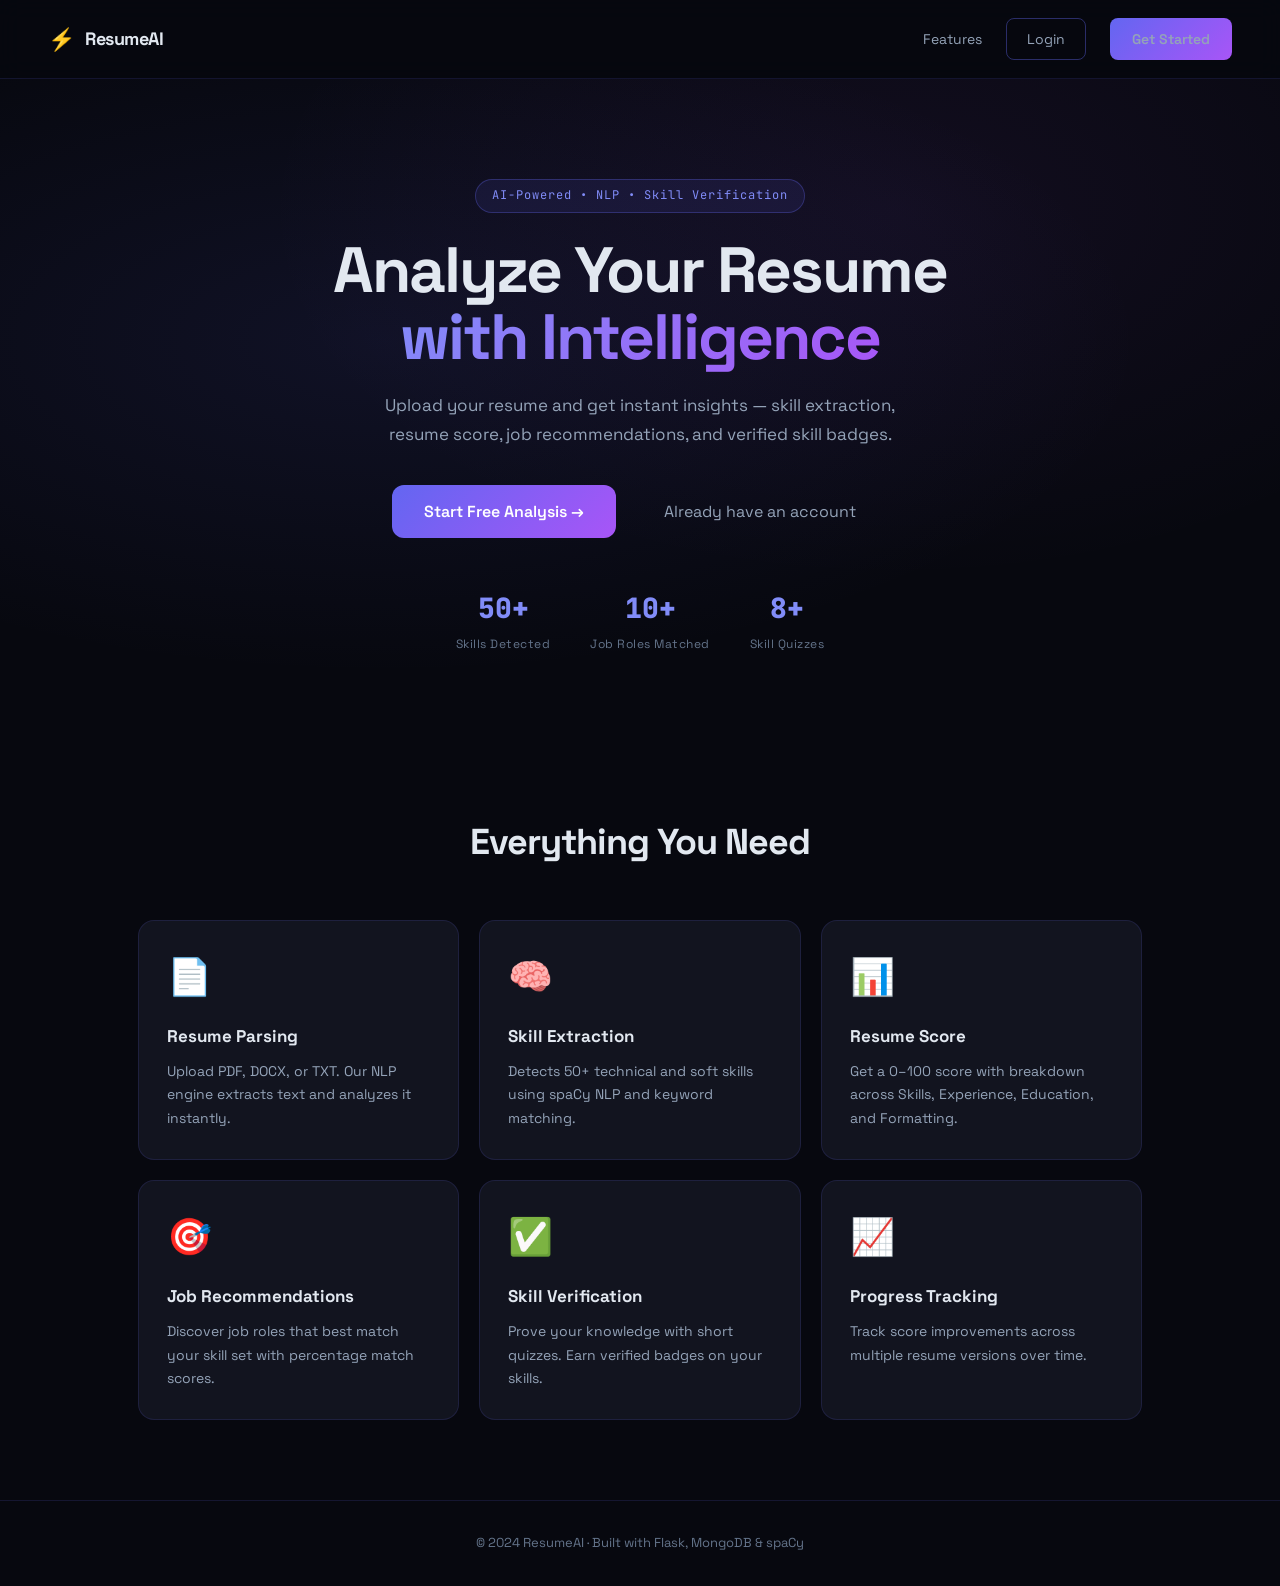
<file: resume-analyzer/frontend/index.html>
<!DOCTYPE html>
<html lang="en">
<head>
  <meta charset="UTF-8" />
  <meta name="viewport" content="width=device-width, initial-scale=1.0"/>
  <title>ResumeAI — Smart Resume Analyzer</title>
  <link rel="stylesheet" href="css/main.css" />
  <link rel="preconnect" href="https://fonts.googleapis.com">
  <link href="https://fonts.googleapis.com/css2?family=Space+Grotesk:wght@300;400;500;600;700&family=JetBrains+Mono:wght@400;600&display=swap" rel="stylesheet">
</head>
<body>
  <!-- NAV -->
  <nav class="navbar">
    <div class="nav-brand">
      <span class="brand-icon">⚡</span>
      <span class="brand-name">ResumeAI</span>
    </div>
    <div class="nav-links">
      <a href="#features">Features</a>
      <a href="pages/login.html" class="btn-outline">Login</a>
      <a href="pages/register.html" class="btn-primary">Get Started</a>
    </div>
  </nav>

  <!-- HERO -->
  <section class="hero">
    <div class="hero-bg"></div>
    <div class="hero-content">
      <div class="badge">AI-Powered • NLP • Skill Verification</div>
      <h1>Analyze Your Resume<br><span class="gradient-text">with Intelligence</span></h1>
      <p class="hero-sub">Upload your resume and get instant insights — skill extraction, resume score, job recommendations, and verified skill badges.</p>
      <div class="hero-cta">
        <a href="pages/register.html" class="btn-primary btn-lg">Start Free Analysis →</a>
        <a href="pages/login.html" class="btn-ghost btn-lg">Already have an account</a>
      </div>
      <div class="hero-stats">
        <div class="stat"><span class="stat-num">50+</span><span class="stat-label">Skills Detected</span></div>
        <div class="stat"><span class="stat-num">10+</span><span class="stat-label">Job Roles Matched</span></div>
        <div class="stat"><span class="stat-num">8+</span><span class="stat-label">Skill Quizzes</span></div>
      </div>
    </div>
  </section>

  <!-- FEATURES -->
  <section class="features" id="features">
    <h2>Everything You Need</h2>
    <div class="features-grid">
      <div class="feature-card">
        <div class="feature-icon">📄</div>
        <h3>Resume Parsing</h3>
        <p>Upload PDF, DOCX, or TXT. Our NLP engine extracts text and analyzes it instantly.</p>
      </div>
      <div class="feature-card">
        <div class="feature-icon">🧠</div>
        <h3>Skill Extraction</h3>
        <p>Detects 50+ technical and soft skills using spaCy NLP and keyword matching.</p>
      </div>
      <div class="feature-card">
        <div class="feature-icon">📊</div>
        <h3>Resume Score</h3>
        <p>Get a 0–100 score with breakdown across Skills, Experience, Education, and Formatting.</p>
      </div>
      <div class="feature-card">
        <div class="feature-icon">🎯</div>
        <h3>Job Recommendations</h3>
        <p>Discover job roles that best match your skill set with percentage match scores.</p>
      </div>
      <div class="feature-card">
        <div class="feature-icon">✅</div>
        <h3>Skill Verification</h3>
        <p>Prove your knowledge with short quizzes. Earn verified badges on your skills.</p>
      </div>
      <div class="feature-card">
        <div class="feature-icon">📈</div>
        <h3>Progress Tracking</h3>
        <p>Track score improvements across multiple resume versions over time.</p>
      </div>
    </div>
  </section>

  <footer class="footer">
    <p>© 2024 ResumeAI · Built with Flask, MongoDB & spaCy</p>
  </footer>

  <script src="js/main.js"></script>
</body>
</html>
</file>
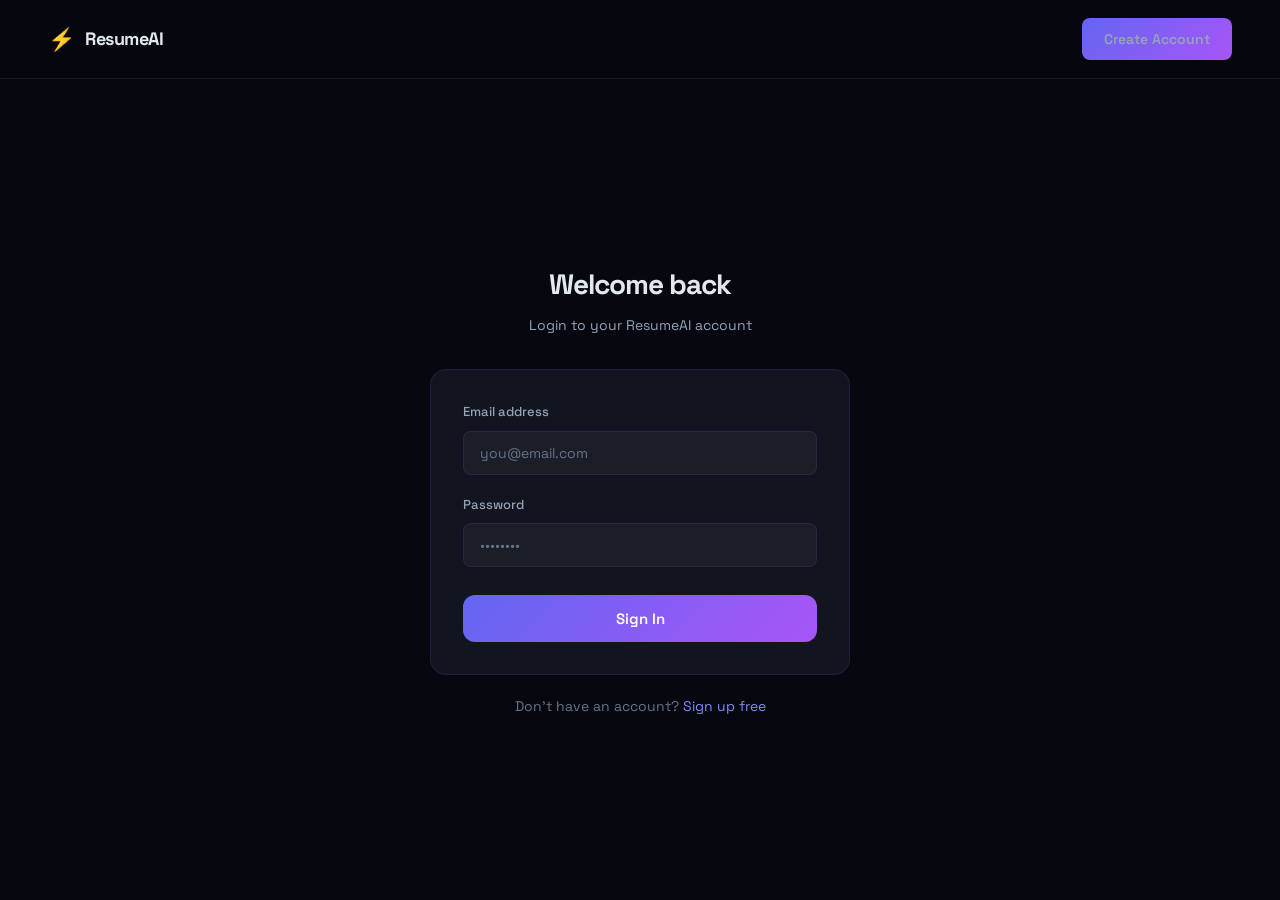
<file: resume-analyzer/frontend/pages/login.html>
<!DOCTYPE html>
<html lang="en">
<head>
  <meta charset="UTF-8"/>
  <meta name="viewport" content="width=device-width, initial-scale=1.0"/>
  <title>Login — ResumeAI</title>
  <link rel="stylesheet" href="../css/main.css"/>
  <link href="https://fonts.googleapis.com/css2?family=Space+Grotesk:wght@400;500;600;700&family=JetBrains+Mono:wght@400;600&display=swap" rel="stylesheet">
</head>
<body>
  <div class="page-wrap">
    <nav class="navbar">
      <a href="../index.html" class="nav-brand" style="text-decoration:none;color:inherit">
        <span class="brand-icon">⚡</span>
        <span class="brand-name">ResumeAI</span>
      </a>
      <div class="nav-links">
        <a href="register.html" class="btn-primary">Create Account</a>
      </div>
    </nav>

    <div class="page-center">
      <div style="width:100%;max-width:420px">
        <div style="text-align:center;margin-bottom:32px">
          <h1 style="font-size:28px;font-weight:800;letter-spacing:-1px">Welcome back</h1>
          <p style="color:var(--text2);margin-top:8px;font-size:14px">Login to your ResumeAI account</p>
        </div>

        <div class="card">
          <div class="form-group">
            <label class="form-label">Email address</label>
            <input id="email" type="email" class="form-input" placeholder="you@email.com" autocomplete="email"/>
          </div>
          <div class="form-group">
            <label class="form-label">Password</label>
            <input id="password" type="password" class="form-input" placeholder="••••••••" autocomplete="current-password"/>
          </div>

          <button id="loginBtn" class="btn-primary btn-full" style="margin-top:8px">
            Sign In
          </button>

          <div id="errorMsg" class="error-msg" style="display:none"></div>
        </div>

        <p style="text-align:center;margin-top:20px;font-size:14px;color:var(--text3)">
          Don't have an account? <a href="register.html" class="link-secondary">Sign up free</a>
        </p>
      </div>
    </div>
  </div>

  <script src="../js/main.js"></script>
  <script>
    if (Auth.isLoggedIn()) window.location.href = "dashboard.html";

    document.getElementById("loginBtn").addEventListener("click", async () => {
      const email = document.getElementById("email").value.trim();
      const password = document.getElementById("password").value;
      const btn = document.getElementById("loginBtn");
      const errEl = document.getElementById("errorMsg");

      if (!email || !password) {
        errEl.textContent = "Please enter email and password";
        errEl.style.display = "block";
        return;
      }

      btn.innerHTML = '<span class="spinner"></span> Signing in...';
      btn.disabled = true;
      errEl.style.display = "none";

      const res = await api("/auth/login", {
        method: "POST",
        body: JSON.stringify({ email, password })
      });

      btn.innerHTML = "Sign In";
      btn.disabled = false;

      if (res?.ok) {
        Auth.setToken(res.data.token);
        Auth.setUser(res.data.user);
        window.location.href = "dashboard.html";
      } else {
        errEl.textContent = res?.data?.error || "Login failed. Try again.";
        errEl.style.display = "block";
      }
    });

    // Enter key support
    document.addEventListener("keydown", e => {
      if (e.key === "Enter") document.getElementById("loginBtn").click();
    });
  </script>
</body>
</html>
</file>
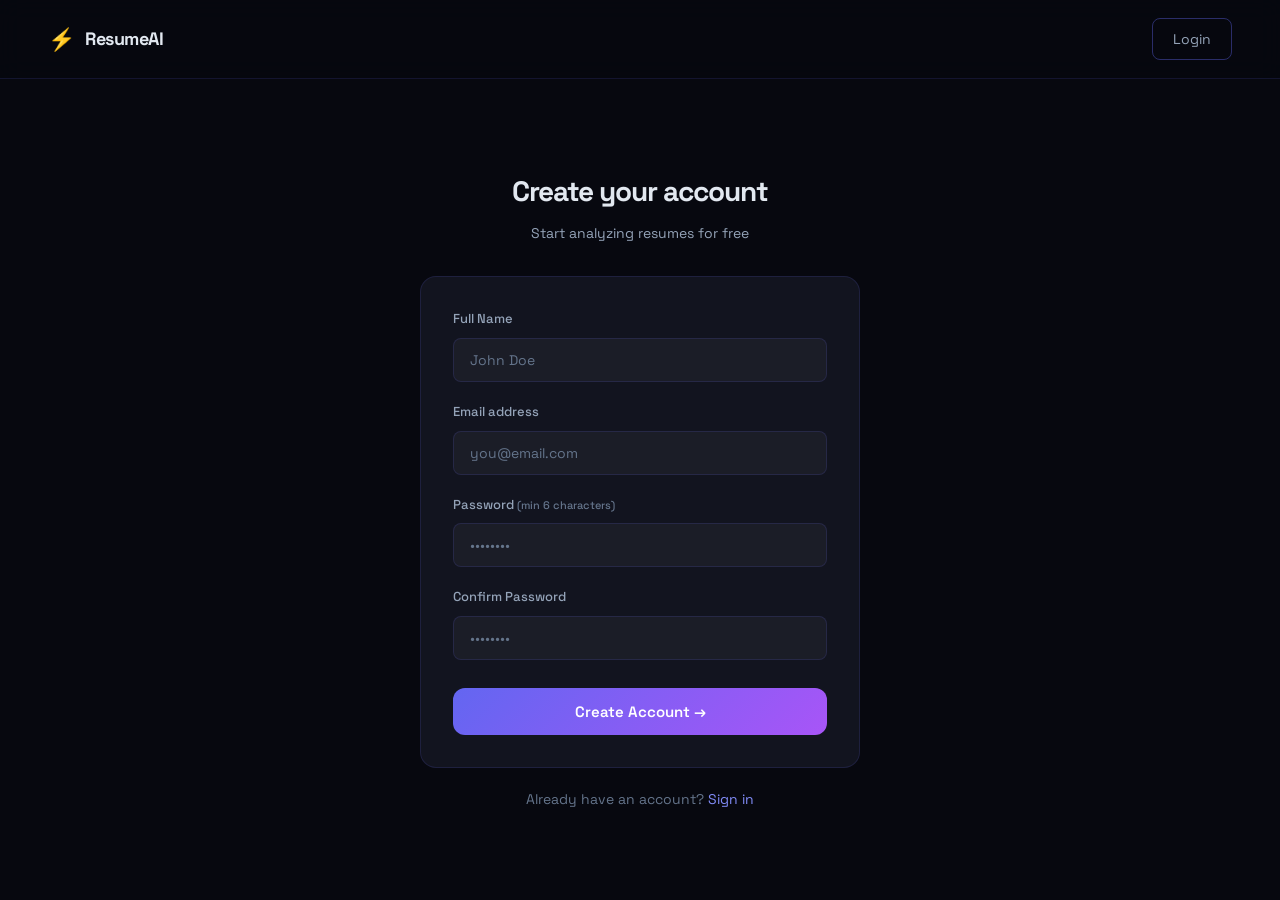
<file: resume-analyzer/frontend/pages/register.html>
<!DOCTYPE html>
<html lang="en">
<head>
  <meta charset="UTF-8"/>
  <meta name="viewport" content="width=device-width, initial-scale=1.0"/>
  <title>Register — ResumeAI</title>
  <link rel="stylesheet" href="../css/main.css"/>
  <link href="https://fonts.googleapis.com/css2?family=Space+Grotesk:wght@400;500;600;700&family=JetBrains+Mono:wght@400;600&display=swap" rel="stylesheet">
</head>
<body>
  <div class="page-wrap">
    <nav class="navbar">
      <a href="../index.html" class="nav-brand" style="text-decoration:none;color:inherit">
        <span class="brand-icon">⚡</span><span class="brand-name">ResumeAI</span>
      </a>
      <div class="nav-links">
        <a href="login.html" class="btn-outline">Login</a>
      </div>
    </nav>

    <div class="page-center">
      <div style="width:100%;max-width:440px">
        <div style="text-align:center;margin-bottom:32px">
          <h1 style="font-size:28px;font-weight:800;letter-spacing:-1px">Create your account</h1>
          <p style="color:var(--text2);margin-top:8px;font-size:14px">Start analyzing resumes for free</p>
        </div>

        <div class="card">
          <div class="form-group">
            <label class="form-label">Full Name</label>
            <input id="name" type="text" class="form-input" placeholder="John Doe"/>
          </div>
          <div class="form-group">
            <label class="form-label">Email address</label>
            <input id="email" type="email" class="form-input" placeholder="you@email.com"/>
          </div>
          <div class="form-group">
            <label class="form-label">Password <span style="color:var(--text3);font-size:11px">(min 6 characters)</span></label>
            <input id="password" type="password" class="form-input" placeholder="••••••••"/>
          </div>
          <div class="form-group">
            <label class="form-label">Confirm Password</label>
            <input id="confirm" type="password" class="form-input" placeholder="••••••••"/>
          </div>

          <button id="registerBtn" class="btn-primary btn-full" style="margin-top:8px">
            Create Account →
          </button>
          <div id="errorMsg" class="error-msg" style="display:none"></div>
        </div>

        <p style="text-align:center;margin-top:20px;font-size:14px;color:var(--text3)">
          Already have an account? <a href="login.html" class="link-secondary">Sign in</a>
        </p>
      </div>
    </div>
  </div>

  <script src="../js/main.js"></script>
  <script>
    if (Auth.isLoggedIn()) window.location.href = "dashboard.html";

    document.getElementById("registerBtn").addEventListener("click", async () => {
      const name = document.getElementById("name").value.trim();
      const email = document.getElementById("email").value.trim();
      const password = document.getElementById("password").value;
      const confirm = document.getElementById("confirm").value;
      const btn = document.getElementById("registerBtn");
      const errEl = document.getElementById("errorMsg");

      errEl.style.display = "none";
      if (!name || !email || !password) { errEl.textContent = "All fields are required"; errEl.style.display = "block"; return; }
      if (password.length < 6) { errEl.textContent = "Password must be at least 6 characters"; errEl.style.display = "block"; return; }
      if (password !== confirm) { errEl.textContent = "Passwords do not match"; errEl.style.display = "block"; return; }

      btn.innerHTML = '<span class="spinner"></span> Creating account...';
      btn.disabled = true;

      const res = await api("/auth/register", {
        method: "POST",
        body: JSON.stringify({ name, email, password })
      });

      btn.innerHTML = "Create Account →";
      btn.disabled = false;

      if (res?.ok) {
        Auth.setToken(res.data.token);
        Auth.setUser(res.data.user);
        window.location.href = "dashboard.html";
      } else {
        errEl.textContent = res?.data?.error || "Registration failed. Try again.";
        errEl.style.display = "block";
      }
    });
  </script>
</body>
</html>
</file>
<file: resume-analyzer/frontend/css/main.css>
/* ── Reset & Base ─────────────────────────────────────── */
*, *::before, *::after { box-sizing: border-box; margin: 0; padding: 0; }

:root {
  --bg: #07080f;
  --bg2: #0d0e1a;
  --bg3: #12141f;
  --border: rgba(99,102,241,0.15);
  --border-hover: rgba(99,102,241,0.4);
  --primary: #6366f1;
  --primary2: #818cf8;
  --purple: #a855f7;
  --green: #22c55e;
  --yellow: #f59e0b;
  --red: #ef4444;
  --text: #e2e8f0;
  --text2: #94a3b8;
  --text3: #64748b;
  --font: 'Space Grotesk', sans-serif;
  --mono: 'JetBrains Mono', monospace;
  --radius: 12px;
  --radius-sm: 8px;
  --shadow: 0 4px 24px rgba(0,0,0,0.4);
}

body {
  background: var(--bg);
  color: var(--text);
  font-family: var(--font);
  line-height: 1.6;
  min-height: 100vh;
}

/* ── Navbar ───────────────────────────────────────────── */
.navbar {
  display: flex;
  align-items: center;
  justify-content: space-between;
  padding: 18px 48px;
  border-bottom: 1px solid var(--border);
  background: rgba(7,8,15,0.85);
  backdrop-filter: blur(12px);
  position: sticky;
  top: 0;
  z-index: 100;
}
.nav-brand { display: flex; align-items: center; gap: 10px; }
.brand-icon { font-size: 22px; }
.brand-name { font-size: 18px; font-weight: 700; letter-spacing: -0.5px; }
.nav-links { display: flex; align-items: center; gap: 24px; }
.nav-links a { text-decoration: none; color: var(--text2); font-size: 14px; transition: color 0.2s; }
.nav-links a:hover { color: var(--text); }

/* ── Buttons ──────────────────────────────────────────── */
.btn-primary {
  padding: 10px 22px;
  background: linear-gradient(135deg, var(--primary), var(--purple));
  color: #fff;
  border: none;
  border-radius: var(--radius-sm);
  font-family: var(--font);
  font-size: 14px;
  font-weight: 600;
  cursor: pointer;
  text-decoration: none;
  display: inline-flex;
  align-items: center;
  gap: 6px;
  transition: opacity 0.2s, transform 0.15s;
}
.btn-primary:hover { opacity: 0.88; transform: translateY(-1px); }
.btn-outline {
  padding: 9px 20px;
  background: transparent;
  color: var(--primary2);
  border: 1px solid var(--border-hover);
  border-radius: var(--radius-sm);
  font-family: var(--font);
  font-size: 14px;
  cursor: pointer;
  text-decoration: none;
  display: inline-flex;
  align-items: center;
  transition: background 0.2s;
}
.btn-outline:hover { background: rgba(99,102,241,0.08); }
.btn-ghost {
  background: transparent;
  color: var(--text2);
  font-family: var(--font);
  font-size: 14px;
  cursor: pointer;
  text-decoration: none;
  padding: 10px 16px;
}
.btn-ghost:hover { color: var(--text); }
.btn-lg { padding: 14px 32px; font-size: 16px; border-radius: var(--radius); }

/* ── Hero ─────────────────────────────────────────────── */
.hero {
  position: relative;
  text-align: center;
  padding: 100px 24px 80px;
  overflow: hidden;
}
.hero-bg {
  position: absolute;
  inset: 0;
  background:
    radial-gradient(ellipse at 30% 40%, rgba(99,102,241,0.1) 0%, transparent 60%),
    radial-gradient(ellipse at 70% 20%, rgba(168,85,247,0.07) 0%, transparent 50%);
  pointer-events: none;
}
.hero-content { position: relative; max-width: 720px; margin: 0 auto; }
.badge {
  display: inline-block;
  padding: 6px 16px;
  background: rgba(99,102,241,0.1);
  border: 1px solid rgba(99,102,241,0.3);
  border-radius: 20px;
  font-size: 12px;
  color: var(--primary2);
  letter-spacing: 1px;
  margin-bottom: 24px;
  font-family: var(--mono);
}
.hero h1 { font-size: clamp(36px, 6vw, 64px); font-weight: 800; letter-spacing: -2px; line-height: 1.05; margin-bottom: 20px; }
.gradient-text { background: linear-gradient(135deg, var(--primary2), var(--purple)); -webkit-background-clip: text; -webkit-text-fill-color: transparent; }
.hero-sub { color: var(--text2); font-size: 17px; max-width: 520px; margin: 0 auto 36px; line-height: 1.7; }
.hero-cta { display: flex; gap: 16px; justify-content: center; flex-wrap: wrap; margin-bottom: 48px; }
.hero-stats { display: flex; justify-content: center; gap: 40px; flex-wrap: wrap; }
.stat { display: flex; flex-direction: column; gap: 4px; }
.stat-num { font-size: 28px; font-weight: 800; color: var(--primary2); font-family: var(--mono); }
.stat-label { font-size: 12px; color: var(--text3); letter-spacing: 0.5px; }

/* ── Features ─────────────────────────────────────────── */
.features { padding: 80px 48px; max-width: 1100px; margin: 0 auto; }
.features h2 { text-align: center; font-size: 36px; font-weight: 800; letter-spacing: -1px; margin-bottom: 48px; }
.features-grid { display: grid; grid-template-columns: repeat(auto-fit, minmax(280px, 1fr)); gap: 20px; }
.feature-card {
  background: var(--bg3);
  border: 1px solid var(--border);
  border-radius: 16px;
  padding: 28px;
  transition: border-color 0.2s, transform 0.2s;
}
.feature-card:hover { border-color: var(--border-hover); transform: translateY(-3px); }
.feature-icon { font-size: 36px; margin-bottom: 16px; }
.feature-card h3 { font-size: 17px; font-weight: 700; margin-bottom: 10px; }
.feature-card p { color: var(--text2); font-size: 14px; line-height: 1.7; }

/* ── Footer ───────────────────────────────────────────── */
.footer { text-align: center; padding: 32px; color: var(--text3); font-size: 13px; border-top: 1px solid var(--border); }

/* ── Forms & Cards ────────────────────────────────────── */
.card {
  background: var(--bg3);
  border: 1px solid var(--border);
  border-radius: 16px;
  padding: 32px;
}
.form-group { margin-bottom: 20px; }
.form-label { display: block; font-size: 13px; color: var(--text2); margin-bottom: 8px; font-weight: 500; }
.form-input {
  width: 100%;
  padding: 12px 16px;
  background: rgba(255,255,255,0.04);
  border: 1px solid var(--border);
  border-radius: var(--radius-sm);
  color: var(--text);
  font-family: var(--font);
  font-size: 14px;
  outline: none;
  transition: border-color 0.2s;
}
.form-input:focus { border-color: var(--primary); }
.form-input::placeholder { color: var(--text3); }
.btn-full { width: 100%; justify-content: center; padding: 14px; font-size: 15px; border-radius: var(--radius); }
.error-msg { color: var(--red); font-size: 13px; margin-top: 12px; text-align: center; }
.success-msg { color: var(--green); font-size: 13px; margin-top: 12px; text-align: center; }
.link-secondary { color: var(--primary2); text-decoration: none; }
.link-secondary:hover { text-decoration: underline; }

/* ── Page Layout ──────────────────────────────────────── */
.page-wrap { min-height: 100vh; display: flex; flex-direction: column; }
.page-center { flex: 1; display: flex; align-items: center; justify-content: center; padding: 40px 24px; }

/* ── Dashboard Layout ─────────────────────────────────── */
.dashboard-layout { display: flex; min-height: 100vh; }
.sidebar {
  width: 240px;
  background: var(--bg2);
  border-right: 1px solid var(--border);
  padding: 24px 16px;
  display: flex;
  flex-direction: column;
  gap: 8px;
  position: fixed;
  top: 0;
  left: 0;
  height: 100vh;
  overflow-y: auto;
}
.sidebar-brand { display: flex; align-items: center; gap: 10px; padding: 8px 12px; margin-bottom: 24px; }
.sidebar-nav a {
  display: flex;
  align-items: center;
  gap: 10px;
  padding: 10px 14px;
  color: var(--text2);
  text-decoration: none;
  border-radius: var(--radius-sm);
  font-size: 14px;
  font-weight: 500;
  transition: all 0.15s;
}
.sidebar-nav a:hover, .sidebar-nav a.active {
  background: rgba(99,102,241,0.1);
  color: var(--primary2);
}
.main-content { margin-left: 240px; flex: 1; padding: 32px 40px; }
.page-header { margin-bottom: 32px; }
.page-header h1 { font-size: 26px; font-weight: 700; letter-spacing: -0.5px; }
.page-header p { color: var(--text2); font-size: 14px; margin-top: 6px; }

/* ── Stat Cards Grid ──────────────────────────────────── */
.stats-grid { display: grid; grid-template-columns: repeat(auto-fit, minmax(180px, 1fr)); gap: 16px; margin-bottom: 28px; }
.stat-card { background: var(--bg3); border: 1px solid var(--border); border-radius: var(--radius); padding: 20px; }
.stat-card-label { font-size: 11px; color: var(--text3); letter-spacing: 1.5px; text-transform: uppercase; margin-bottom: 8px; font-family: var(--mono); }
.stat-card-value { font-size: 32px; font-weight: 800; font-family: var(--mono); }

/* ── Score Ring ───────────────────────────────────────── */
.score-ring { display: inline-flex; flex-direction: column; align-items: center; }

/* ── Skill Tags ───────────────────────────────────────── */
.skill-tag {
  display: inline-flex;
  align-items: center;
  gap: 6px;
  padding: 5px 12px;
  border-radius: 6px;
  font-size: 13px;
  font-weight: 500;
  background: rgba(99,102,241,0.08);
  border: 1px solid rgba(99,102,241,0.2);
  color: #a5b4fc;
}
.skill-tag.verified { background: rgba(34,197,94,0.08); border-color: rgba(34,197,94,0.25); color: var(--green); }

/* ── Progress Bar ─────────────────────────────────────── */
.progress-bar { height: 6px; background: rgba(255,255,255,0.06); border-radius: 3px; overflow: hidden; }
.progress-fill { height: 100%; background: linear-gradient(90deg, var(--primary), var(--purple)); border-radius: 3px; transition: width 0.8s ease; }

/* ── Upload Zone ──────────────────────────────────────── */
.upload-zone {
  border: 2px dashed rgba(99,102,241,0.3);
  border-radius: 16px;
  padding: 48px;
  text-align: center;
  cursor: pointer;
  transition: all 0.2s;
  background: rgba(255,255,255,0.01);
}
.upload-zone:hover, .upload-zone.drag-over { border-color: var(--primary); background: rgba(99,102,241,0.04); }
.upload-zone.has-file { border-color: var(--green); background: rgba(34,197,94,0.03); }

/* ── Toast ────────────────────────────────────────────── */
.toast {
  position: fixed;
  bottom: 32px;
  right: 32px;
  background: var(--bg3);
  border: 1px solid var(--border);
  border-radius: var(--radius);
  padding: 14px 20px;
  font-size: 14px;
  z-index: 999;
  opacity: 0;
  transform: translateY(16px);
  transition: all 0.3s;
  pointer-events: none;
}
.toast.show { opacity: 1; transform: translateY(0); }
.toast.success { border-color: rgba(34,197,94,0.4); color: var(--green); }
.toast.error { border-color: rgba(239,68,68,0.4); color: var(--red); }

/* ── Table ────────────────────────────────────────────── */
.data-table { width: 100%; border-collapse: collapse; }
.data-table th { text-align: left; padding: 10px 16px; font-size: 11px; color: var(--text3); letter-spacing: 1.5px; text-transform: uppercase; border-bottom: 1px solid var(--border); font-family: var(--mono); }
.data-table td { padding: 14px 16px; font-size: 14px; border-bottom: 1px solid rgba(255,255,255,0.04); color: var(--text2); }
.data-table tr:hover td { background: rgba(255,255,255,0.02); }

/* ── Spinner ──────────────────────────────────────────── */
.spinner { display: inline-block; width: 18px; height: 18px; border: 2px solid rgba(255,255,255,0.2); border-top-color: #fff; border-radius: 50%; animation: spin 0.7s linear infinite; }
@keyframes spin { to { transform: rotate(360deg); } }

/* ── Responsive ───────────────────────────────────────── */
@media (max-width: 768px) {
  .navbar { padding: 16px 20px; }
  .nav-links a:not(.btn-primary):not(.btn-outline) { display: none; }
  .sidebar { display: none; }
  .main-content { margin-left: 0; padding: 20px; }
  .hero { padding: 60px 20px 60px; }
  .features { padding: 60px 20px; }
}
</file>
